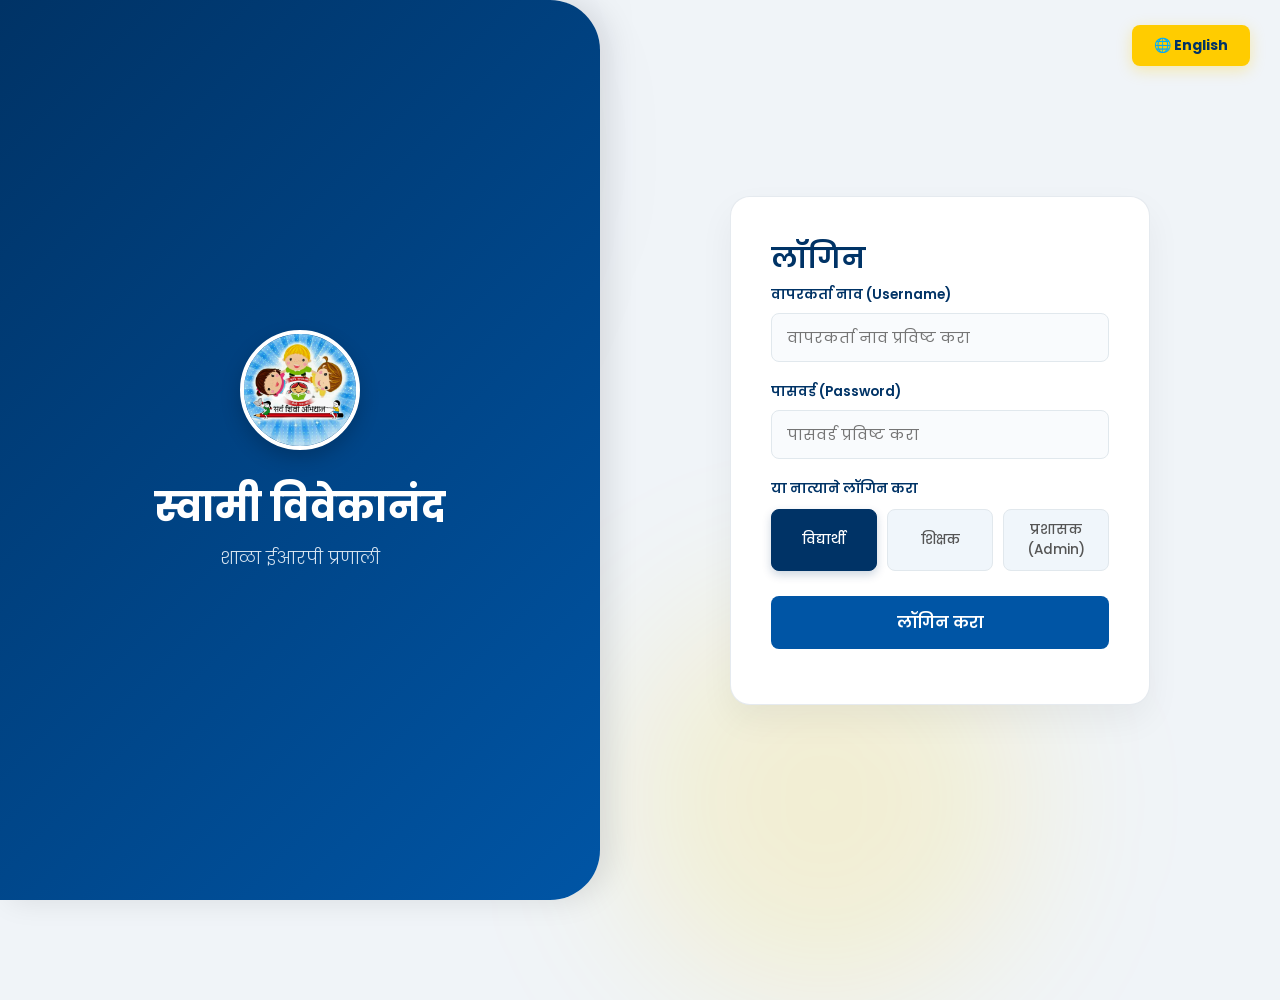
<file: index.html>
<!DOCTYPE html>
<html lang="mr">
<head>
    <meta charset="UTF-8">
    <meta name="viewport" content="width=device-width, initial-scale=1.0">
    <title>Swami Vivekanand School ERP</title>
    <!-- Google Fonts for modern typography -->
    <link href="https://fonts.googleapis.com/css2?family=Poppins:wght@300;400;500;600;700&display=swap" rel="stylesheet">
    
    <style>
        /* =========================================
           RESET & GLOBAL
           ========================================= */
        * {
            margin: 0;
            padding: 0;
            box-sizing: border-box;
            font-family: 'Poppins', sans-serif;
        }

        body {
            background-color: #f0f4f8;
            min-height: 100vh;
            overflow: hidden;
            position: relative;
        }

        /* =========================================
           BACKGROUND SHAPES (Modern gradient blobs)
           ========================================= */
        .background-shape {
            position: absolute;
            border-radius: 50%;
            filter: blur(80px);
            z-index: -1;
        }

        .shape-1 {
            width: 600px;
            height: 600px;
            background: rgba(0, 51, 102, 0.15);
            top: -150px;
            left: -100px;
        }

        .shape-2 {
            width: 400px;
            height: 400px;
            background: rgba(255, 204, 0, 0.15);
            bottom: -100px;
            right: 20%;
        }

        /* =========================================
           LANGUAGE TOGGLE BUTTON (Top Right)
           ========================================= */
        .lang-toggle-wrapper {
            position: fixed;
            top: 25px;
            right: 30px;
            z-index: 1000;
        }

        .btn-lang-toggle {
            background-color: #ffcc00;
            color: #003366;
            border: none;
            padding: 10px 22px;
            font-size: 14px;
            font-weight: 700;
            border-radius: 8px;
            cursor: pointer;
            box-shadow: 0 4px 15px rgba(255, 204, 0, 0.3);
            transition: all 0.3s ease;
        }

        .btn-lang-toggle:hover {
            background-color: #e6b800;
            transform: translateY(-2px);
            box-shadow: 0 6px 20px rgba(255, 204, 0, 0.4);
        }

        /* =========================================
           MAIN LAYOUT (Split Screen)
           ========================================= */
        .page {
            display: flex;
            min-height: 100vh;
            width: 100%;
        }

        /* Left Side - Branding */
        .brand-section {
            flex: 1;
            background: linear-gradient(135deg, #003366 0%, #0055a5 100%);
            color: #ffffff;
            display: flex;
            align-items: center;
            justify-content: center;
            position: relative;
            border-top-right-radius: 50px;
            border-bottom-right-radius: 50px;
            box-shadow: 10px 0 30px rgba(0,0,0,0.1);
        }

        .brand-content {
            text-align: center;
            padding: 40px;
        }

        .logo-wrap img {
            width: 120px;
            height: 120px;
            border-radius: 50%;
            object-fit: cover;
            border: 4px solid #ffffff;
            box-shadow: 0 8px 20px rgba(0,0,0,0.2);
            margin-bottom: 20px;
            background-color: #fff;
        }

        .brand-content h1 {
            font-size: 2.5rem;
            font-weight: 700;
            margin-bottom: 8px;
            letter-spacing: 1px;
        }

        .brand-content p {
            font-size: 1.1rem;
            color: #d9e6f2;
            font-weight: 300;
        }

        /* Right Side - Login Form */
        .login-section {
            flex: 1;
            display: flex;
            align-items: center;
            justify-content: center;
            padding: 40px;
        }

        .login-card {
            background: #ffffff;
            width: 100%;
            max-width: 420px;
            padding: 40px;
            border-radius: 20px;
            box-shadow: 0 15px 35px rgba(0, 0, 0, 0.05);
            border: 1px solid rgba(0, 51, 102, 0.1);
        }

        .login-card h2 {
            color: #003366;
            font-size: 1.8rem;
            font-weight: 600;
            margin-bottom: 5px;
        }

        .welcome-text {
            color: #666;
            font-size: 0.9rem;
            margin-bottom: 30px;
        }

        /* Form Inputs */
        .input-group {
            margin-bottom: 20px;
        }

        .input-group label {
            display: block;
            font-size: 0.85rem;
            font-weight: 600;
            color: #003366;
            margin-bottom: 8px;
        }

        .input-group input {
            width: 100%;
            padding: 12px 15px;
            border: 1.5px solid #e1e8ed;
            border-radius: 8px;
            font-size: 0.95rem;
            color: #333;
            background-color: #f9fbfd;
            transition: all 0.3s ease;
        }

        .input-group input:focus {
            outline: none;
            border-color: #0055a5;
            background-color: #ffffff;
            box-shadow: 0 0 0 3px rgba(0, 85, 165, 0.1);
        }

        /* Role Selection */
        .role-title {
            font-size: 0.85rem;
            font-weight: 600;
            color: #003366;
            margin-bottom: 10px;
        }

        .roles {
            display: flex;
            gap: 10px;
            margin-bottom: 25px;
        }

        .role {
            flex: 1;
            padding: 10px;
            background: #f0f6fb;
            border: 1.5px solid #e1e8ed;
            border-radius: 8px;
            color: #555;
            font-size: 0.85rem;
            font-weight: 500;
            cursor: pointer;
            transition: all 0.3s ease;
        }

        .role:hover {
            background: #e6f0fa;
        }

        .role.active {
            background: #003366;
            color: #ffffff;
            border-color: #003366;
            box-shadow: 0 4px 10px rgba(0, 51, 102, 0.2);
        }

        /* Login Button */
        .login-btn {
            width: 100%;
            padding: 14px;
            background: #0055a5;
            color: #ffffff;
            border: none;
            border-radius: 8px;
            font-size: 1rem;
            font-weight: 600;
            cursor: pointer;
            transition: all 0.3s ease;
        }

        .login-btn:hover {
            background: #003366;
            transform: translateY(-2px);
            box-shadow: 0 8px 15px rgba(0, 51, 102, 0.2);
        }

        /* Error Message */
        .message {
            text-align: center;
            margin-top: 15px;
            font-size: 0.9rem;
            color: #dc3545;
            font-weight: 500;
        }

        /* =========================================
           RESPONSIVE DESIGN (Mobile View)
           ========================================= */
        @media (max-width: 900px) {
            .page {
                flex-direction: column;
            }

            .brand-section {
                border-radius: 0 0 30px 30px;
                padding: 40px 20px;
            }

            .logo-wrap img {
                width: 90px;
                height: 90px;
            }

            .brand-content h1 {
                font-size: 2rem;
            }

            .login-section {
                padding: 20px;
            }

            .login-card {
                padding: 30px;
            }

            .lang-toggle-wrapper {
                top: 15px;
                right: 15px;
            }
        }
    </style>
</head>
<body>

    <!-- Language Toggle Button (Top Right) -->
    <div class="lang-toggle-wrapper">
        <button type="button" id="langToggleBtn" class="btn-lang-toggle" onclick="toggleLanguage()">
            <span id="langBtnText">English मध्ये बदला</span>
        </button>
    </div>

    <!-- Background Elements -->
    <div class="background-shape shape-1"></div>
    <div class="background-shape shape-2"></div>

    <main class="page">

        <!-- Left Side: Branding -->
        <section class="brand-section">
            <div class="brand-content">
                <div class="logo-wrap">
                    <!-- Make sure your logo image is named exactly this -->
                    <img src="education-logo.jpg" alt="Education Logo">
                </div>
                <h1>स्वामी विवेकानंद</h1>
                <p data-i18n="subtitle">शाळा ईआरपी प्रणाली</p>
            </div>
        </section>

        <!-- Right Side: Login Card -->
        <section class="login-section">
            <div class="login-card">
                <h2 data-i18n="login_title">लॉगिन</h2>
                

                <form id="loginForm">
                    <div class="input-group">
                        <label for="username" data-i18n="lbl_username">वापरकर्ता नाव (Username)</label>
                        <input
                            type="text"
                            id="username"
                            placeholder="वापरकर्ता नाव प्रविष्ट करा"
                            data-i18n-placeholder="ph_username"
                            required
                        >
                    </div>

                    <div class="input-group">
                        <label for="password" data-i18n="lbl_password">पासवर्ड (Password)</label>
                        <input
                            type="password"
                            id="password"
                            placeholder="पासवर्ड प्रविष्ट करा"
                            data-i18n-placeholder="ph_password"
                            required
                        >
                    </div>

                    <div class="role-title" data-i18n="role_title">
                        या नात्याने लॉगिन करा
                    </div>

                    <div class="roles">
                        <button type="button" class="role active" data-role="student" data-i18n="role_student">
                            विद्यार्थी
                        </button>
                        <button type="button" class="role" data-role="teacher" data-i18n="role_teacher">
                            शिक्षक
                        </button>
                        <button type="button" class="role" data-role="admin" data-i18n="role_admin">
                            प्रशासक
                        </button>
                    </div>

                    <button class="login-btn" type="submit" data-i18n="btn_login">
                        लॉगिन करा
                    </button>

                    <p id="message" class="message"></p>
                </form>
            </div>
        </section>

    </main>

    <script src="login.js"></script>

    <!-- Script to handle the language button text -->
    <script>
        const originalToggle = window.toggleLanguage;
        window.toggleLanguage = function() {
            if (originalToggle) originalToggle();
            
            const btnText = document.getElementById('langBtnText');
            if (btnText) {
                if (document.documentElement.lang === 'en') {
                    btnText.innerText = "मराठी मध्ये बदला";
                } else {
                    btnText.innerText = "English मध्ये बदला";
                }
            }
        };
    </script>

</body>
</html>
</file>
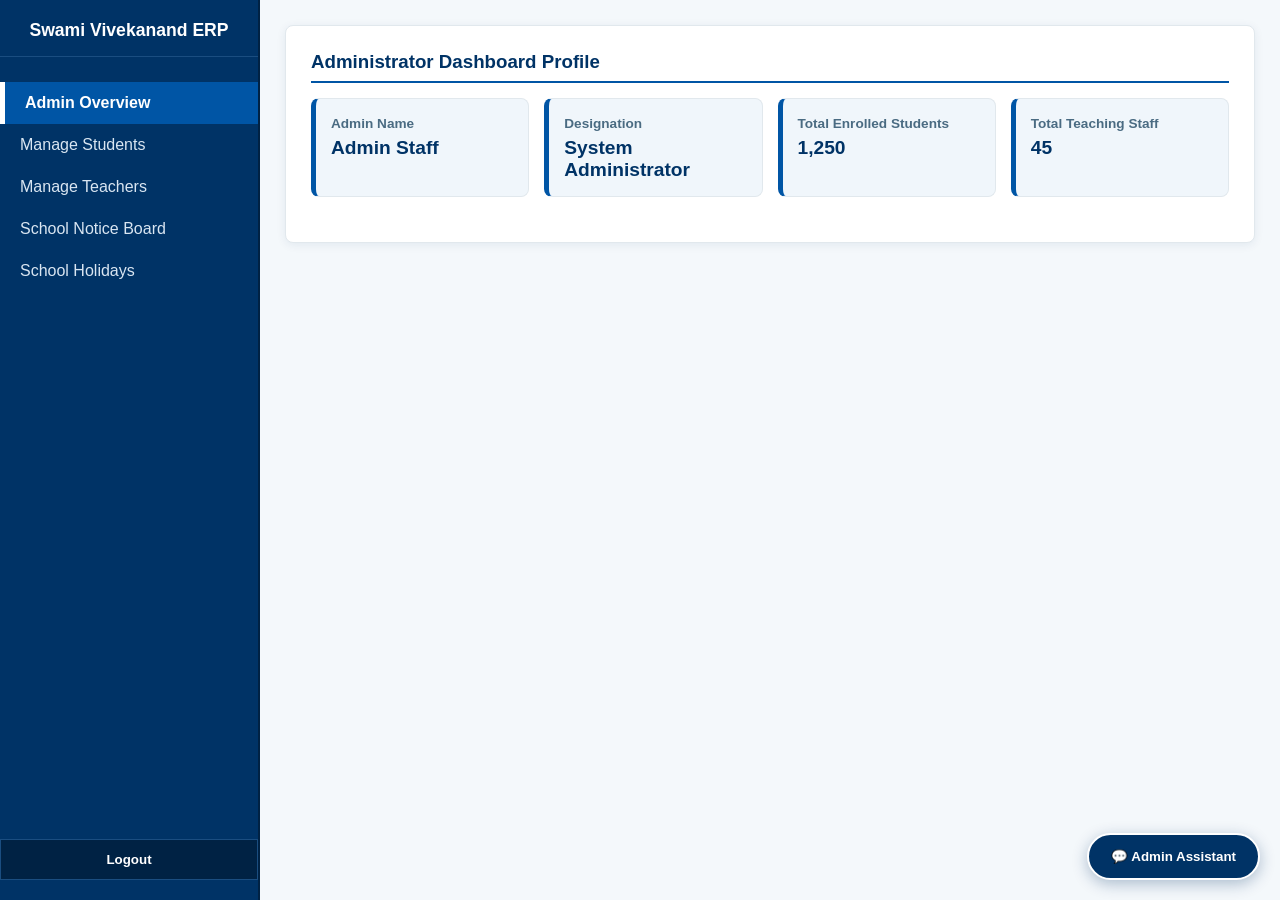
<file: admin-dashboard.html>
<!DOCTYPE html>
<html lang="en">
<head>
    <meta charset="UTF-8">
    <meta name="viewport" content="width=device-width, initial-scale=1.0">
    <title>Admin Dashboard - Swami Vivekanand School ERP</title>
    <style>
        * { box-sizing: border-box; margin: 0; padding: 0; font-family: 'Segoe UI', Tahoma, Geneva, Verdana, sans-serif; }
        body { background-color: #f4f8fb; color: #0d253f; display: flex; min-height: 100vh; }
        
        /* Sidebar Navigation - Navy & White */
        .sidebar { width: 260px; background: #003366; color: #ffffff; padding: 20px 0; display: flex; flex-direction: column; border-right: 2px solid #002244; }
        .sidebar h2 { text-align: center; font-size: 1.1rem; margin-bottom: 25px; padding: 0 15px 15px 15px; border-bottom: 1px solid #1a4d80; }
        .nav-item { padding: 12px 20px; color: #d9e6f2; text-decoration: none; display: block; cursor: pointer; transition: 0.2s; font-weight: 500; }
        .nav-item:hover, .nav-item.active { background: #0055a5; color: #ffffff; font-weight: bold; border-left: 5px solid #ffffff; }
        .logout-btn { margin-top: auto; padding: 12px 20px; background: #002244; color: #ffffff; border: 1px solid #1a4d80; cursor: pointer; font-weight: bold; transition: 0.2s; }
        .logout-btn:hover { background: #001122; }

        /* Main Content Container */
        .main-content { flex: 1; padding: 25px; overflow-y: auto; }
        .section { display: none; background: #ffffff; padding: 25px; border-radius: 8px; box-shadow: 0 2px 10px rgba(0, 51, 102, 0.08); margin-bottom: 20px; border: 1px solid #e1e8ed; }
        .section.active { display: block; }
        h3 { color: #003366; margin-bottom: 15px; border-bottom: 2px solid #0055a5; padding-bottom: 8px; }

        /* Summary Cards & Grids */
        .card-grid { display: grid; grid-template-columns: repeat(auto-fit, minmax(200px, 1fr)); gap: 15px; margin-bottom: 20px; }
        .card { background: #f0f6fb; padding: 15px; border-radius: 8px; border-left: 5px solid #0055a5; border-top: 1px solid #e1e8ed; border-right: 1px solid #e1e8ed; border-bottom: 1px solid #e1e8ed; }
        .card label { font-size: 0.85rem; color: #4a6b82; font-weight: 600; }
        .card p { font-size: 1.2rem; font-weight: bold; color: #003366; margin-top: 5px; }

        /* Form Layouts */
        .form-grid { display: grid; grid-template-columns: repeat(auto-fit, minmax(220px, 1fr)); gap: 15px; margin-bottom: 15px; }
        .form-group { display: flex; flex-direction: column; gap: 5px; }
        .form-group label { font-size: 0.85rem; font-weight: bold; color: #003366; }
        .form-group input, .form-group select { padding: 8px 12px; border: 1px solid #0055a5; border-radius: 4px; outline: none; font-size: 0.9rem; }

        /* Data Tables */
        table { width: 100%; border-collapse: collapse; margin-top: 10px; background: #ffffff; }
        th, td { border: 1px solid #c8d6e5; padding: 10px; text-align: center; font-size: 0.88rem; }
        th { background: #003366; color: #ffffff; font-weight: 600; }
        tr:nth-child(even) { background: #f4f8fb; }

        /* Buttons */
        .btn { padding: 9px 18px; background: #0055a5; color: #ffffff; border: none; border-radius: 4px; cursor: pointer; font-weight: bold; transition: 0.2s; }
        .btn:hover { background: #003366; }
        .btn-danger { background: #990000; }
        .btn-danger:hover { background: #660000; }

        /* Floating AI Chatbot Widget */
        .chatbot-btn { position: fixed; bottom: 20px; right: 20px; background: #003366; color: #ffffff; border: 2px solid #ffffff; padding: 14px 22px; border-radius: 50px; font-weight: bold; cursor: pointer; box-shadow: 0 4px 15px rgba(0, 51, 102, 0.3); z-index: 1000; }
        .chat-window { position: fixed; bottom: 80px; right: 20px; width: 360px; height: 480px; background: #ffffff; border-radius: 10px; box-shadow: 0 5px 20px rgba(0, 51, 102, 0.25); display: none; flex-direction: column; z-index: 1000; overflow: hidden; border: 2px solid #003366; }
        .chat-header { background: #003366; color: #ffffff; padding: 12px 15px; display: flex; justify-content: space-between; align-items: center; border-bottom: 2px solid #002244; }
        .chat-body { flex: 1; padding: 12px; overflow-y: auto; background: #f4f8fb; font-size: 0.88rem; display: flex; flex-direction: column; gap: 8px; }
        .chat-msg { max-width: 85%; padding: 8px 12px; border-radius: 12px; word-wrap: break-word; line-height: 1.4; }
        .chat-msg.bot { background: #ffffff; color: #003366; align-self: flex-start; border: 1px solid #c8d6e5; }
        .chat-msg.user { background: #0055a5; color: #ffffff; align-self: flex-end; }
        .chat-footer { padding: 10px; background: #ffffff; border-top: 1px solid #c8d6e5; display: flex; gap: 6px; }
        .chat-footer input { flex: 1; padding: 8px 12px; border: 1px solid #0055a5; border-radius: 4px; outline: none; }
    </style>
</head>
<body>

    <!-- Sidebar Navigation -->
    <div class="sidebar">
        <h2>Swami Vivekanand ERP</h2>
        <a class="nav-item active" onclick="showSection('overviewSec', this)">Admin Overview</a>
        <a class="nav-item" onclick="showSection('studentsSec', this)">Manage Students</a>
        <a class="nav-item" onclick="showSection('teachersSec', this)">Manage Teachers</a>
        <a class="nav-item" onclick="showSection('announcementsSec', this)">School Notice Board</a>
        <a class="nav-item" onclick="showSection('holidaySec', this)">School Holidays</a>
        <button class="logout-btn" onclick="logout()">Logout</button>
    </div>

    <!-- Main Content Area -->
    <div class="main-content">

        <!-- 1. Admin Overview Section -->
        <div id="overviewSec" class="section active">
            <h3>Administrator Dashboard Profile</h3>
            <div class="card-grid">
                <div class="card"><label>Admin Name</label><p id="admName">Admin Staff</p></div>
                <div class="card"><label>Designation</label><p id="admRole">System Administrator</p></div>
                <div class="card"><label>Total Enrolled Students</label><p id="totalStudents">1,250</p></div>
                <div class="card"><label>Total Teaching Staff</label><p id="totalTeachers">45</p></div>
            </div>
        </div>

        <!-- 2. Manage Students Section -->
        <div id="studentsSec" class="section">
            <h3>Student Directory & Registration</h3>
            
            <!-- Registration Form -->
            <div style="background: #f0f6fb; padding: 15px; border-radius: 6px; margin-bottom: 20px; border: 1px solid #c8d6e5;">
                <h4 style="color: #003366; margin-bottom: 10px;">Add New Student</h4>
                <div class="form-grid">
                    <div class="form-group"><label>Student Name</label><input type="text" id="stuName" placeholder="Full Name"></div>
                    <div class="form-group"><label>Class & Division</label><input type="text" id="stuClass" placeholder="e.g. 5th A"></div>
                    <div class="form-group"><label>Roll Number</label><input type="text" id="stuRoll" placeholder="e.g. 101"></div>
                    <div class="form-group"><label>School ID / Password</label><input type="text" id="stuId" placeholder="e.g. SCH101"></div>
                </div>
                <button class="btn" onclick="addStudent()">Register Student</button>
            </div>

            <!-- Directory Table -->
            <table>
                <thead>
                    <tr><th>Roll No</th><th>Student Name</th><th>Class & Div</th><th>School ID</th><th>Action</th></tr>
                </thead>
                <tbody id="studentTableBody">
                    <tr><td>1</td><td>Nikhil Kokate</td><td>5th A</td><td>SCH484</td><td><button class="btn btn-danger" onclick="deleteRow(this)">Remove</button></td></tr>
                    <tr><td>2</td><td>Rutuparn Shinde</td><td>5th A</td><td>SCH563</td><td><button class="btn btn-danger" onclick="deleteRow(this)">Remove</button></td></tr>
                    <tr><td>3</td><td>Sarika Patil</td><td>5th A</td><td>SCH284</td><td><button class="btn btn-danger" onclick="deleteRow(this)">Remove</button></td></tr>
                </tbody>
            </table>
        </div>

        <!-- 3. Manage Teachers Section -->
        <div id="teachersSec" class="section">
            <h3>Faculty Management</h3>
            
            <!-- Add Teacher Form -->
            <div style="background: #f0f6fb; padding: 15px; border-radius: 6px; margin-bottom: 20px; border: 1px solid #c8d6e5;">
                <h4 style="color: #003366; margin-bottom: 10px;">Assign New Faculty Member</h4>
                <div class="form-grid">
                    <div class="form-group"><label>Teacher Name</label><input type="text" id="tchNameInput" placeholder="Teacher Full Name"></div>
                    <div class="form-group"><label>Assigned Class</label><input type="text" id="tchClassInput" placeholder="e.g. 5th A"></div>
                    <div class="form-group"><label>Qualifications</label><input type="text" id="tchEduInput" placeholder="e.g. M.Sc. B.Ed"></div>
                    <div class="form-group"><label>Username</label><input type="text" id="tchUserInput" placeholder="e.g. teacher123"></div>
                </div>
                <button class="btn" onclick="addTeacher()">Add Faculty Member</button>
            </div>

            <!-- Teacher Directory Table -->
            <table>
                <thead>
                    <tr><th>Teacher Name</th><th>Class Assigned</th><th>Education</th><th>Username</th><th>Action</th></tr>
                </thead>
                <tbody id="teacherTableBody">
                    <tr><td>Dilip Patil</td><td>5th A</td><td>B.Com. B.Ed</td><td>dilip1</td><td><button class="btn btn-danger" onclick="deleteRow(this)">Remove</button></td></tr>
                    <tr><td>Shobha Joshi</td><td>5th B</td><td>D.Ed</td><td>shobha2</td><td><button class="btn btn-danger" onclick="deleteRow(this)">Remove</button></td></tr>
                    <tr><td>Vijay Shinde</td><td>5th C</td><td>M.Sc. B.Ed</td><td>vijay3</td><td><button class="btn btn-danger" onclick="deleteRow(this)">Remove</button></td></tr>
                </tbody>
            </table>
        </div>

        <!-- 4. Notice Board / Announcements -->
        <div id="announcementsSec" class="section">
            <h3>School Notice Board</h3>
            <div style="margin-bottom: 20px; display: flex; gap: 10px;">
                <input type="text" id="noticeInput" placeholder="Type school announcement or notice..." style="flex: 1; padding: 10px; border: 1px solid #0055a5; border-radius: 4px;">
                <button class="btn" onclick="postNotice()">Publish Notice</button>
            </div>
            <ul id="noticeList" style="list-style-type: none;">
                <li style="background: #f4f8fb; padding: 12px; border-left: 4px solid #0055a5; margin-bottom: 10px; border-radius: 4px;">
                    <strong>[2026-08-20]:</strong> Terminal examination schedules for standard 5th to 10th have been uploaded.
                </li>
                <li style="background: #f4f8fb; padding: 12px; border-left: 4px solid #0055a5; margin-bottom: 10px; border-radius: 4px;">
                    <strong>[2026-08-15]:</strong> Independence Day celebration starts at 7:30 AM in the school main ground.
                </li>
            </ul>
        </div>

        <!-- 5. Holiday Section -->
        <div id="holidaySec" class="section">
            <h3>Academic School Holidays</h3>
            <table>
                <thead><tr><th>Date</th><th>Occasion</th><th>Day</th></tr></thead>
                <tbody>
                    <tr><td>2026-08-27</td><td>Ganesh Chaturthi</td><td>Thursday</td></tr>
                    <tr><td>2026-10-02</td><td>Mahatma Gandhi Jayanti</td><td>Friday</td></tr>
                    <tr><td>2026-11-08</td><td>Diwali Festival</td><td>Sunday</td></tr>
                    <tr><td>2026-12-25</td><td>Christmas</td><td>Friday</td></tr>
                    <tr><td>2026-01-26</td><td>Republic Day</td><td>Monday</td></tr>
                </tbody>
            </table>
        </div>

    </div>

    <!-- 6. AI Admin Assistant Chatbot Widget -->
    <button class="chatbot-btn" onclick="toggleChat()">💬 Admin Assistant</button>
    <div class="chat-window" id="chatWindow">
        <div class="chat-header">
            <span>AI Admin Assistant</span>
            <button onclick="toggleChat()" style="background:none; border:none; color:#ffffff; font-weight:bold; cursor:pointer;">✕</button>
        </div>
        <div class="chat-body" id="chatBody">
            <div class="chat-msg bot">Welcome Administrator! You can ask me queries regarding total admissions, faculty assignments, or system metrics.</div>
        </div>
        <div class="chat-footer">
            <input type="text" id="chatInput" placeholder="Ask a question..." onkeypress="if(event.key==='Enter') sendChat()">
            <button class="btn" onclick="sendChat()">Send</button>
        </div>
    </div>

    <script>
        // Initialize User Session
        document.addEventListener('DOMContentLoaded', () => {
            const rawUser = localStorage.getItem('userData');
            let user = rawUser ? JSON.parse(rawUser) : { name: "Admin Staff", designation: "System Administrator" };

            document.getElementById('admName').innerText = user.name || "Admin Staff";
            document.getElementById('admRole').innerText = user.designation || "System Administrator";
        });

        // Tab Navigation Logic
        function showSection(id, btn) {
            document.querySelectorAll('.section').forEach(s => s.classList.remove('active'));
            document.querySelectorAll('.nav-item').forEach(n => n.classList.remove('active'));
            document.getElementById(id).classList.add('active');
            btn.classList.add('active');
        }

        // Add Student
        function addStudent() {
            const name = document.getElementById('stuName').value.trim();
            const cls = document.getElementById('stuClass').value.trim();
            const roll = document.getElementById('stuRoll').value.trim();
            const id = document.getElementById('stuId').value.trim();

            if (!name || !cls || !roll || !id) {
                alert("Please complete all student fields.");
                return;
            }

            const tbody = document.getElementById('studentTableBody');
            const tr = document.createElement('tr');
            tr.innerHTML = `<td>${roll}</td><td>${name}</td><td>${cls}</td><td>${id}</td><td><button class="btn btn-danger" onclick="deleteRow(this)">Remove</button></td>`;
            tbody.appendChild(tr);

            document.getElementById('stuName').value = '';
            document.getElementById('stuClass').value = '';
            document.getElementById('stuRoll').value = '';
            document.getElementById('stuId').value = '';
        }

        // Add Teacher
        function addTeacher() {
            const name = document.getElementById('tchNameInput').value.trim();
            const cls = document.getElementById('tchClassInput').value.trim();
            const edu = document.getElementById('tchEduInput').value.trim();
            const user = document.getElementById('tchUserInput').value.trim();

            if (!name || !cls || !edu || !user) {
                alert("Please complete all faculty fields.");
                return;
            }

            const tbody = document.getElementById('teacherTableBody');
            const tr = document.createElement('tr');
            tr.innerHTML = `<td>${name}</td><td>${cls}</td><td>${edu}</td><td>${user}</td><td><button class="btn btn-danger" onclick="deleteRow(this)">Remove</button></td>`;
            tbody.appendChild(tr);

            document.getElementById('tchNameInput').value = '';
            document.getElementById('tchClassInput').value = '';
            document.getElementById('tchEduInput').value = '';
            document.getElementById('tchUserInput').value = '';
        }

        // Delete Row
        function deleteRow(btn) {
            btn.closest('tr').remove();
        }

        // Post Notice
        function postNotice() {
            const input = document.getElementById('noticeInput');
            const msg = input.value.trim();
            if(!msg) return;

            const list = document.getElementById('noticeList');
            const li = document.createElement('li');
            li.style.cssText = "background: #f4f8fb; padding: 12px; border-left: 4px solid #0055a5; margin-bottom: 10px; border-radius: 4px;";
            
            const today = new Date().toISOString().split('T')[0];
            li.innerHTML = `<strong>[${today}]:</strong> ${msg}`;
            list.prepend(li);

            input.value = '';
        }

        // Chatbot Controls
        function toggleChat() {
            const win = document.getElementById('chatWindow');
            win.style.display = win.style.display === 'flex' ? 'none' : 'flex';
        }

        function sendChat() {
            const input = document.getElementById('chatInput');
            const msg = input.value.trim();
            if(!msg) return;

            appendMsg(msg, 'user');
            input.value = '';

            let response = "";
            const q = msg.toLowerCase();

            if (q.includes("student") || q.includes("admission")) {
                response = "There are currently 1,250 registered students across grades 5th to 10th.";
            } else if (q.includes("teacher") || q.includes("staff")) {
                response = "There are 45 active teaching staff members assigned across 18 class divisions.";
            } else if (q.includes("notice") || q.includes("announcement")) {
                response = "You can publish real-time notices under the 'School Notice Board' tab.";
            } else {
                response = "I am your Admin Assistant. I can assist you with system stats, faculty records, and student directory queries.";
            }

            setTimeout(() => appendMsg(response, 'bot'), 400);
        }

        function appendMsg(text, type) {
            const body = document.getElementById('chatBody');
            const div = document.createElement('div');
            div.className = `chat-msg ${type}`;
            div.innerHTML = text;
            body.appendChild(div);
            body.scrollTop = body.scrollHeight;
        }

        function logout() {
            localStorage.clear();
            window.location.href = 'index.html';
        }
    </script>
</body>
</html>
</file>
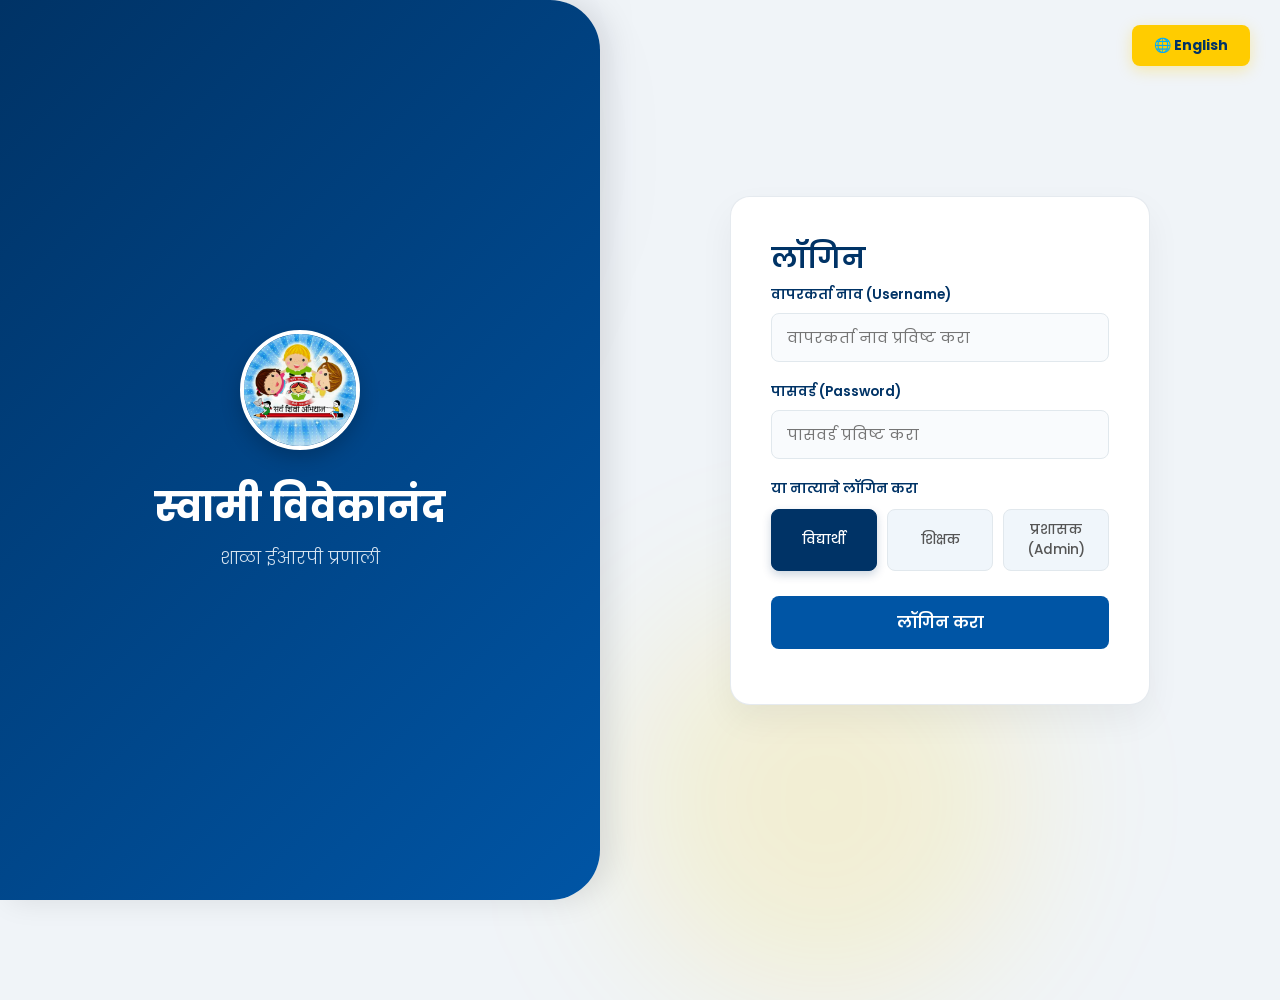
<file: student.html>
<!DOCTYPE html>
<html lang="en">
<head>
    <meta charset="UTF-8">
    <meta name="viewport" content="width=device-width, initial-scale=1.0">
    <title>Student Dashboard - Swami Vivekanand School ERP</title>
    <script src="https://checkout.razorpay.com/v1/checkout.js"></script>
    <style>
        * { box-sizing: border-box; margin: 0; padding: 0; font-family: Arial, sans-serif; }
        body { background-color: #f4f7fe; color: #333; padding: 20px; }
        
        .header { display: flex; justify-content: space-between; align-items: center; background-color: #0047ab; color: white; padding: 15px 20px; border-radius: 6px; margin-bottom: 20px; }
        .logout-btn { background-color: #dc3545; color: white; border: none; padding: 8px 16px; border-radius: 4px; cursor: pointer; font-weight: bold; }
        
        .card { background: white; border-radius: 6px; padding: 20px; margin-bottom: 20px; box-shadow: 0 2px 4px rgba(0,0,0,0.08); }
        .card-title { font-size: 18px; font-weight: bold; color: #0047ab; margin-bottom: 15px; border-bottom: 2px solid #eef2ff; padding-bottom: 5px; }
        
        .profile-grid { display: grid; grid-template-columns: repeat(auto-fit, minmax(200px, 1fr)); gap: 15px; }
        .profile-item { background: #f8fafc; padding: 12px; border-left: 4px solid #0047ab; border-radius: 4px; }
        .profile-item label { font-size: 12px; color: #666; display: block; margin-bottom: 4px; }
        .profile-item span { font-size: 16px; font-weight: bold; }

        .attendance-bar-bg { background: #e2e8f0; border-radius: 10px; height: 20px; width: 100%; overflow: hidden; margin-top: 10px; }
        .attendance-bar-fill { background: #28a745; height: 100%; width: 88%; text-align: center; color: white; font-size: 12px; line-height: 20px; font-weight: bold; }

        table { width: 100%; border-collapse: collapse; margin-top: 10px; font-size: 14px; }
        th, td { border: 1px solid #cbd5e1; padding: 10px; text-align: center; }
        th { background-color: #f1f5f9; color: #1e293b; }

        .pay-btn { background-color: #28a745; color: white; border: none; padding: 10px 20px; border-radius: 4px; font-size: 14px; font-weight: bold; cursor: pointer; margin-top: 10px; }

        /* Chatbot Overlay */
        .chat-widget { position: fixed; bottom: 20px; right: 20px; width: 340px; background: white; border: 1px solid #cbd5e1; border-radius: 8px; box-shadow: 0 4px 12px rgba(0,0,0,0.15); display: flex; flex-direction: column; overflow: hidden; }
        .chat-header { background: #0047ab; color: white; padding: 12px; font-weight: bold; font-size: 14px; }
        .chat-body { height: 260px; padding: 10px; overflow-y: auto; background: #f8fafc; display: flex; flex-direction: column; gap: 8px; }
        .msg { padding: 8px 12px; border-radius: 6px; font-size: 13px; max-width: 80%; word-wrap: break-word; }
        .msg-bot { background: #e2e8f0; align-self: flex-start; color: #0f172a; }
        .msg-user { background: #0047ab; color: white; align-self: flex-end; }
        .chat-footer { display: flex; border-top: 1px solid #cbd5e1; }
        .chat-input { flex: 1; border: none; padding: 10px; outline: none; font-size: 13px; }
        .chat-send { background: #0047ab; color: white; border: none; padding: 0 15px; cursor: pointer; font-weight: bold; }
    </style>
</head>
<body>

    <div class="header">
        <h2>Swami Vivekanand School ERP - Student Portal</h2>
        <button class="logout-btn" onclick="logout()">Logout</button>
    </div>

    <!-- Student Profile -->
    <div class="card">
        <div class="card-title">Student Profile</div>
        <div class="profile-grid">
            <div class="profile-item"><label>Student Name</label><span id="p-name">Loading...</span></div>
            <div class="profile-item"><label>Class & Division</label><span id="p-class">Loading...</span></div>
            <div class="profile-item"><label>Class Teacher</label><span id="p-teacher">Dilip Patil</span></div>
            <div class="profile-item"><label>School ID</label><span id="p-id">Loading...</span></div>
        </div>
    </div>

    <!-- Attendance -->
    <div class="card">
        <div class="card-title">Attendance Overview</div>
        <p>Current Attendance Status: <strong>88% (140 / 159 Days Attended)</strong></p>
        <div class="attendance-bar-bg">
            <div class="attendance-bar-fill">88%</div>
        </div>
    </div>

    <!-- Academic Marks -->
    <div class="card">
        <div class="card-title">Academic Marks & Evaluation</div>
        <table>
            <thead>
                <tr>
                    <th>Subject</th>
                    <th>Unit Test 1 (20)</th>
                    <th>Unit Test 2 (20)</th>
                    <th>Assignment (10)</th>
                    <th>Oral Exam (10)</th>
                    <th>Final Exam (40)</th>
                    <th>Total (100)</th>
                </tr>
            </thead>
            <tbody>
                <tr>
                    <td>Mathematics</td>
                    <td>18</td>
                    <td>17</td>
                    <td>9</td>
                    <td>9</td>
                    <td>36</td>
                    <td><strong>89</strong></td>
                </tr>
                <tr>
                    <td>Science</td>
                    <td>16</td>
                    <td>18</td>
                    <td>8</td>
                    <td>9</td>
                    <td>34</td>
                    <td><strong>85</strong></td>
                </tr>
                <tr>
                    <td>English</td>
                    <td>17</td>
                    <td>16</td>
                    <td>9</td>
                    <td>8</td>
                    <td>35</td>
                    <td><strong>85</strong></td>
                </tr>
                <tr>
                    <td>Social Science</td>
                    <td>19</td>
                    <td>18</td>
                    <td>10</td>
                    <td>9</td>
                    <td>37</td>
                    <td><strong>93</strong></td>
                </tr>
            </tbody>
        </table>
    </div>

    <!-- Weekly Timetable -->
    <div class="card">
        <div class="card-title">Weekly Class Timetable</div>
        <table>
            <thead>
                <tr>
                    <th>Time</th>
                    <th>Monday</th>
                    <th>Tuesday</th>
                    <th>Wednesday</th>
                    <th>Thursday</th>
                    <th>Friday</th>
                    <th>Saturday</th>
                </tr>
            </thead>
            <tbody>
                <tr><td>9:00 - 9:40</td><td>Mathematics</td><td>Science</td><td>English</td><td>Hindi</td><td>Marathi</td><td>Social Science</td></tr>
                <tr><td>9:40 - 10:20</td><td>Science</td><td>English</td><td>Hindi</td><td>Marathi</td><td>Social Science</td><td>Sanskrit</td></tr>
                <tr><td>10:20 - 11:00</td><td>English</td><td>Hindi</td><td>Marathi</td><td>Social Science</td><td>Sanskrit</td><td>Mathematics</td></tr>
                <tr><td>11:00 - 11:40</td><td>Hindi</td><td>Marathi</td><td>Social Science</td><td>Sanskrit</td><td>Mathematics</td><td>Science</td></tr>
                <tr><td>11:40 - 12:00</td><td colspan="6"><strong>SHORT BREAK</strong></td></tr>
                <tr><td>12:00 - 12:40</td><td>Marathi</td><td>Social Science</td><td>Sanskrit</td><td>Mathematics</td><td>Science</td><td>English</td></tr>
                <tr><td>12:40 - 13:20</td><td>Social Science</td><td>Sanskrit</td><td>Mathematics</td><td>Science</td><td>English</td><td>Hindi</td></tr>
            </tbody>
        </table>
    </div>

    <!-- Academic Holidays -->
    <div class="card">
        <div class="card-title">Upcoming Holidays</div>
        <ul>
            <li style="margin-left: 20px; margin-bottom: 5px;">Ganesh Chaturthi: September 7, 2026</li>
            <li style="margin-left: 20px; margin-bottom: 5px;">Mahatma Gandhi Jayanti: October 2, 2026</li>
            <li style="margin-left: 20px; margin-bottom: 5px;">Diwali Vacation: November 8, 2026 - November 18, 2026</li>
        </ul>
    </div>

    <!-- Fee Payment Option -->
    <div class="card">
        <div class="card-title">Online Fee Payment</div>
        <p>Pending Term Fee Balance: <strong>INR 4,500</strong></p>
        <button class="pay-btn" onclick="initiatePayment()">Pay Term Fees Now</button>
    </div>

    <!-- Embedded Student Assistant Chatbot -->
    <div class="chat-widget">
        <div class="chat-header">ERP Assistant Chatbot</div>
        <div class="chat-body" id="chat-body">
            <div class="msg msg-bot">Hello! Ask me about your attendance, marks, or upcoming holidays.</div>
        </div>
        <div class="chat-footer">
            <input type="text" id="chat-input" class="chat-input" placeholder="Type your query here..." onkeypress="handleKeyPress(event)">
            <button class="chat-send" onclick="sendChatMessage()">Send</button>
        </div>
    </div>

    <script>
        // Load logged in user data
        const currentUser = JSON.parse(localStorage.getItem('currentUser'));
        if (!currentUser || currentUser.role !== 'student') {
            window.location.href = 'index.html';
        } else {
            document.getElementById('p-name').textContent = currentUser.name || "Student";
            document.getElementById('p-class').textContent = `${currentUser.class || "5th"} - ${currentUser.div || "A"}`;
            document.getElementById('p-id').textContent = currentUser.school_id || currentUser.username || "SCH484";
        }

        function logout() {
            localStorage.removeItem('currentUser');
            window.location.href = 'index.html';
        }

        // Razorpay Fee Payment Function
        function initiatePayment() {
            var options = {
                "key": "rzp_test_dummykey", 
                "amount": 450000, // Amount in paise = INR 4500
                "currency": "INR",
                "name": "Swami Vivekanand School",
                "description": "Term School Fee Payment",
                "handler": function (response){
                    alert("Payment successful. Transaction ID: " + response.razorpay_payment_id);
                },
                "prefill": {
                    "name": currentUser ? currentUser.name : "Student",
                },
                "theme": { "color": "#0047ab" }
            };
            var rzp = new Razorpay(options);
            rzp.open();
        }

        // AI Chatbot Functionality
        function handleKeyPress(e) {
            if (e.key === 'Enter') sendChatMessage();
        }

        function sendChatMessage() {
            const input = document.getElementById('chat-input');
            const text = input.value.trim().toLowerCase();
            if (!text) return;

            addMessage(input.value, 'msg-user');
            input.value = '';

            let reply = "I am sorry, I did not understand your question. Try asking 'what is my attendance', 'what are my marks', or 'when is holiday'.";

            if (text.includes('attendance')) {
                reply = "Your total attendance is 88% (140 out of 159 days attended).";
            } else if (text.includes('mark') || text.includes('result') || text.includes('score')) {
                reply = "Your academic scores are: Mathematics: 89/100, Science: 85/100, English: 85/100, Social Science: 93/100.";
            } else if (text.includes('holiday') || text.includes('vacation')) {
                reply = "Upcoming holidays: Ganesh Chaturthi (Sept 7), Gandhi Jayanti (Oct 2), and Diwali Vacation (Nov 8 to Nov 18).";
            } else if (text.includes('teacher') || text.includes('class teacher')) {
                reply = "Your class teacher is Dilip Patil.";
            } else if (text.includes('time') || text.includes('schedule') || text.includes('timetable')) {
                reply = "Classes start daily at 9:00 AM. Your short break is from 11:40 AM to 12:00 PM.";
            }

            setTimeout(() => {
                addMessage(reply, 'msg-bot');
            }, 400);
        }

        function addMessage(text, className) {
            const body = document.getElementById('chat-body');
            const div = document.createElement('div');
            div.className = `msg ${className}`;
            div.textContent = text;
            body.appendChild(div);
            body.scrollTop = body.scrollHeight;
        }
    </script>
</body>
</html>
</file>
